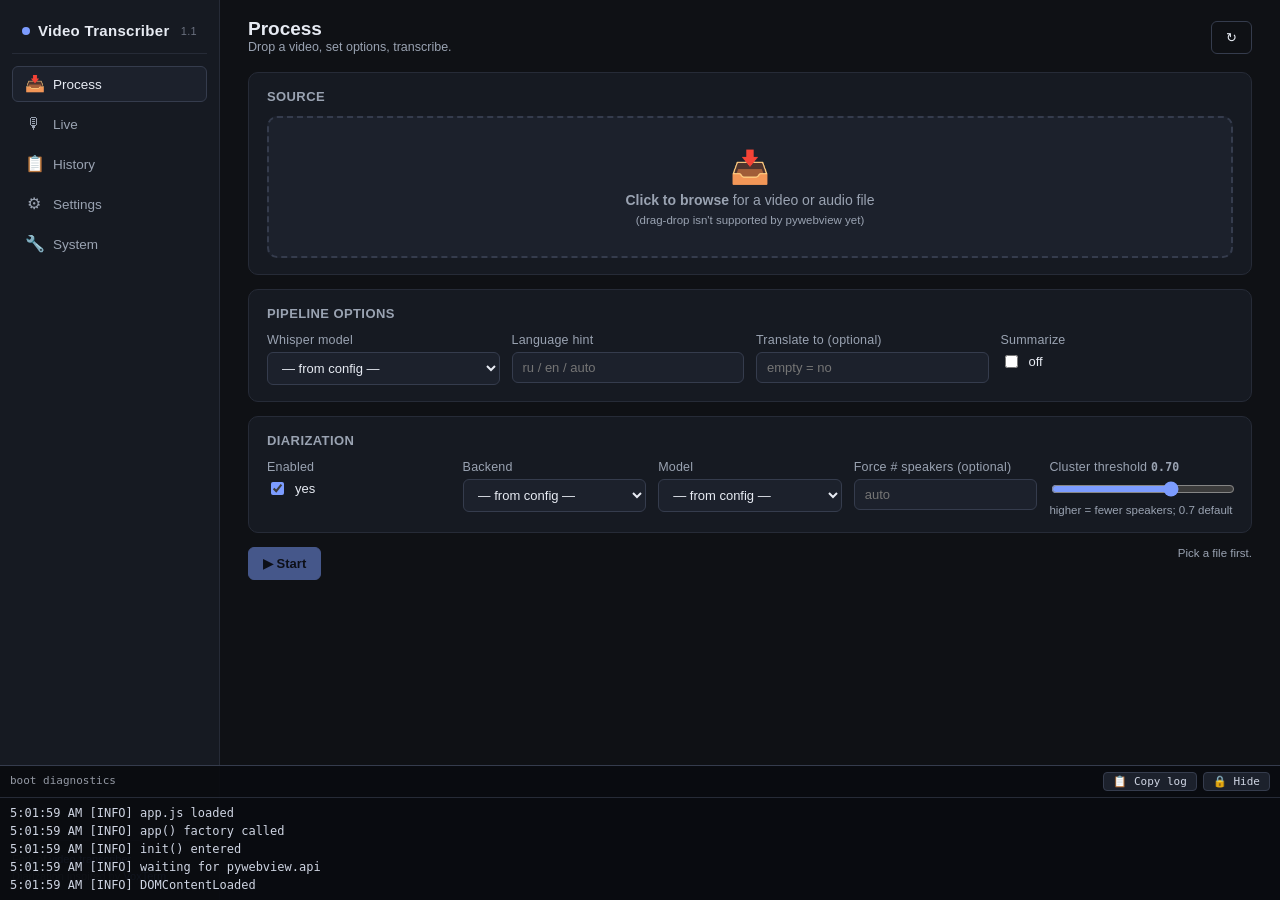
<file: src/video_transcriber/webui/static/index.html>
<!doctype html>
<html lang="en">
<head>
<meta charset="utf-8" />
<title>Video Transcriber</title>
<meta name="viewport" content="width=device-width, initial-scale=1" />
<link rel="stylesheet" href="./style.css" />
<script>
// ---------- visible boot diagnostics (runs before Alpine / app.js) ----------
window.__boot = [];
window.__bootState = { collapsed: false, hasErrors: false };

window.__expandBoot = function () {
  var w = document.getElementById("boot-wrap");
  var m = document.getElementById("boot-mini");
  if (w) w.style.display = "block";
  if (m) m.style.display = "none";
  window.__bootState.collapsed = false;
};
window.__collapseBoot = function () {
  var w = document.getElementById("boot-wrap");
  var m = document.getElementById("boot-mini");
  if (w) w.style.display = "none";
  if (m) m.style.display = "flex";
  window.__bootState.collapsed = true;
};

window.bootLog = function (msg, kind) {
  try {
    var b = (window.__boot = window.__boot || []);
    b.push({ t: Date.now(), msg: String(msg), kind: kind || "info" });
    var el = document.getElementById("boot-status");
    if (el) {
      var line = document.createElement("div");
      line.textContent =
        new Date().toLocaleTimeString() + " ["
        + (kind || "info").toUpperCase() + "] " + msg;
      if (kind === "err") line.style.color = "#ffb4b4";
      else if (kind === "ok") line.style.color = "#b6f0c2";
      el.appendChild(line);
      el.scrollTop = el.scrollHeight;
    }
    if (kind === "err") {
      window.__bootState.hasErrors = true;
      if (window.__expandBoot) window.__expandBoot();
    }
  } catch (e) { /* swallow */ }
};
window.addEventListener("error", function (e) {
  bootLog(
    "JS error: " + (e.message || "?") +
    " @ " + (e.filename || "?") + ":" + (e.lineno || "?"),
    "err"
  );
});
window.addEventListener("unhandledrejection", function (e) {
  bootLog("unhandled promise: " + (e.reason && e.reason.message || e.reason || "?"), "err");
});
window.addEventListener("DOMContentLoaded", function () {
  bootLog("DOMContentLoaded");
  // Auto-collapse after 4s if no errors.
  setTimeout(function () {
    if (!window.__bootState.hasErrors && !window.__bootState.collapsed) {
      window.__collapseBoot();
    }
  }, 4000);
});
window.addEventListener("pywebviewready", function () { bootLog("pywebviewready event", "ok"); });
bootLog("inline boot script ran");

window.copyBootLog = function (btn) {
  try {
    var lines = (window.__boot || []).map(function (e) {
      return new Date(e.t).toLocaleTimeString() + " [" + (e.kind || "info").toUpperCase() + "] " + e.msg;
    }).join("\n");
    navigator.clipboard.writeText(lines);
    if (btn) {
      var orig = btn.textContent;
      btn.textContent = "✓ Copied";
      setTimeout(function () { if (btn) btn.textContent = orig; }, 1200);
    }
  } catch (e) { /* swallow */ }
};
</script>
<script defer src="./app.js" onerror="bootLog('app.js failed to load','err')"></script>
<script defer src="./vendor/alpine.min.js" onerror="bootLog('alpine.min.js failed to load','err')"></script>
</head>
<body>
<!-- Collapsed pill (hidden by default; shown after auto-collapse). -->
<div id="boot-mini" onclick="window.__expandBoot()" style="display:none;position:fixed;right:14px;bottom:14px;z-index:99999;background:#1c212c;color:#cfd5e3;border:1px solid #353c4d;border-radius:18px;padding:6px 12px;font:12px/1 ui-monospace,Menlo,Consolas,monospace;cursor:pointer;align-items:center;gap:6px;box-shadow:0 4px 12px rgba(0,0,0,0.3);">
  🩺 diagnostics
</div>

<div id="boot-wrap" style="position:fixed;left:0;right:0;bottom:0;z-index:99999;background:rgba(10,12,16,0.95);border-top:1px solid #353c4d;font:12px/1.5 ui-monospace,Menlo,Consolas,monospace;color:#cfd5e3;">
  <div style="display:flex;justify-content:space-between;align-items:center;padding:6px 10px;border-bottom:1px solid #262b37;">
    <div style="opacity:0.7;font-size:11px;">boot diagnostics</div>
    <div style="display:flex;gap:6px;">
      <button onclick="copyBootLog(this)" style="background:#1c212c;color:#cfd5e3;border:1px solid #353c4d;padding:3px 9px;border-radius:4px;font:11px/1 ui-monospace,Menlo,Consolas,monospace;cursor:pointer;">📋 Copy log</button>
      <button onclick="window.__collapseBoot()" style="background:#1c212c;color:#cfd5e3;border:1px solid #353c4d;padding:3px 9px;border-radius:4px;font:11px/1 ui-monospace,Menlo,Consolas,monospace;cursor:pointer;">🔒 Hide</button>
    </div>
  </div>
  <div id="boot-status" style="max-height:180px;overflow:auto;padding:6px 10px;"></div>
</div>
<div class="app" x-data="app()" x-cloak>

  <!-- Sidebar -->
  <aside class="sidebar">
    <div class="brand">
      <span class="dot"></span> Video Transcriber
      <span class="ver" x-text="version"></span>
    </div>
    <template x-for="t in tabs" :key="t.id">
      <div class="nav-item" :class="{active: tab===t.id}" @click="tab=t.id">
        <span class="ico" x-text="t.icon"></span>
        <span x-text="t.label"></span>
      </div>
    </template>
    <div class="nav-spacer"></div>
    <div class="nav-foot">
      Fork of <a href="https://github.com/checkerup/video-transcriber" target="_blank">video-transcriber</a><br>
      Diarization inspired by
      <a href="https://github.com/dmarzzz/VoxTerm" target="_blank">VoxTerm</a>.
    </div>
  </aside>

  <!-- Main -->
  <section class="main">
    <header class="main-head">
      <div>
        <h1 x-text="activeTab().label"></h1>
        <div class="sub" x-text="activeTab().sub"></div>
      </div>
      <div class="gap-sm">
        <button class="btn ghost" @click="refreshAll()" title="Refresh">↻</button>
      </div>
    </header>

    <div class="main-body">

      <!-- ========== PROCESS tab ========== -->
      <div x-show="tab==='process'">
        <div class="card">
          <h2>Source</h2>
          <div class="dropzone"
               :class="{dragover: dragHot}"
               @click="pickFile()"
               @dragover.prevent="dragHot=true"
               @dragleave.prevent="dragHot=false"
               @drop.prevent="onDrop($event)">
            <div class="big">📥</div>
            <div><b>Click to browse</b> for a video or audio file</div>
            <div class="tiny muted" style="margin-top:6px">(drag-drop isn't supported by pywebview yet)</div>
            <div class="file" x-show="process.file" x-text="process.file"></div>
          </div>
        </div>

        <div class="card">
          <h2>Pipeline options</h2>
          <div class="row">
            <label class="field">
              <span class="lbl">Whisper model</span>
              <select x-model="process.model_size">
                <option value="">— from config —</option>
                <option>tiny</option><option>base</option><option>small</option>
                <option>medium</option><option>large-v3</option>
              </select>
            </label>
            <label class="field">
              <span class="lbl">Language hint</span>
              <input type="text" x-model="process.language" placeholder="ru / en / auto" />
            </label>
            <label class="field">
              <span class="lbl">Translate to (optional)</span>
              <input type="text" x-model="process.translate_to" placeholder="empty = no" />
            </label>
            <label class="field">
              <span class="lbl">Summarize</span>
              <label class="toggle" style="padding:0">
                <input type="checkbox" x-model="process.summarize" />
                <span x-text="process.summarize ? 'on (gemini)' : 'off'"></span>
              </label>
            </label>
          </div>
        </div>

        <div class="card">
          <h2>Diarization</h2>
          <div class="row">
            <label class="field">
              <span class="lbl">Enabled</span>
              <label class="toggle" style="padding:0">
                <input type="checkbox" x-model="process.diarize" />
                <span x-text="process.diarize ? 'yes' : 'no'"></span>
              </label>
            </label>
            <label class="field">
              <span class="lbl">Backend</span>
              <select x-model="process.diar_backend" :disabled="!process.diarize">
                <option value="">— from config —</option>
                <option value="voxterm">voxterm (offline)</option>
                <option value="pyannote">pyannote (HF token)</option>
              </select>
            </label>
            <label class="field">
              <span class="lbl">Model</span>
              <select x-model="process.diar_model" :disabled="!process.diarize">
                <option value="">— from config —</option>
                <option value="cam++">CAM++ (fast)</option>
                <option value="eres2net">ERes2NetV2 (accurate)</option>
              </select>
            </label>
            <label class="field">
              <span class="lbl">Force # speakers (optional)</span>
              <input type="number" min="1" max="50" x-model.number="process.num_speakers"
                     :disabled="!process.diarize" placeholder="auto" />
            </label>
            <label class="field">
              <span class="lbl">
                Cluster threshold
                <b class="mono tiny" x-text="(+process.cluster_threshold || 0.7).toFixed(2)"></b>
              </span>
              <input type="range" min="0.3" max="0.9" step="0.05"
                     x-model.number="process.cluster_threshold"
                     :disabled="!process.diarize" />
              <span class="tiny muted">higher = fewer speakers; 0.7 default</span>
            </label>
          </div>
        </div>

        <div class="btn-row">
          <button class="btn primary" @click="startProcess()"
                  :disabled="!process.file || activeJob">
            ▶ Start
          </button>
          <button class="btn danger" @click="cancelActive()"
                  x-show="activeJob && activeJob.status==='running'">
            ✕ Cancel
          </button>
          <span class="spacer"></span>
          <span class="muted tiny" x-show="!process.file">Pick a file first.</span>
        </div>

        <!-- Active job panel -->
        <template x-if="activeJob">
          <div class="card" style="margin-top:18px">
            <h2>
              Active job
              <span class="pill" :class="activeJob.status" x-text="activeJob.status"></span>
            </h2>
            <div class="mono tiny muted" x-text="activeJob.file_path"></div>
            <div class="progress" :class="{indeterminate: activeJob.progress<=0.01 && activeJob.status==='running'}">
              <div class="bar" :style="`width:${Math.max(0,Math.min(1,activeJob.progress))*100}%`"></div>
            </div>
            <div class="kv">
              <span>Stage: <b x-text="activeJob.stage || '—'"></b></span>
              <span>Progress: <b x-text="(activeJob.progress*100).toFixed(1)+'%'"></b></span>
              <span>Elapsed: <b x-text="activeJob.elapsed_human"></b></span>
              <span x-show="activeJob.eta_human">ETA: <b x-text="activeJob.eta_human"></b></span>
            </div>
            <div class="log" x-ref="log">
              <template x-for="(line, i) in activeJob.log_tail" :key="i">
                <div :class="{err: /ERROR|Traceback/.test(line)}" x-text="line"></div>
              </template>
            </div>
          </div>
        </template>
      </div>

      <!-- ========== LIVE tab ========== -->
      <div x-show="tab==='live'">
        <div class="card">
          <h2>Mode</h2>
          <div class="row">
            <template x-for="m in liveModes" :key="m.id">
              <label class="field">
                <span class="lbl" style="display:flex;align-items:center;gap:8px">
                  <input type="radio" :value="m.id" x-model="live.mode" :disabled="live.active"/>
                  <b x-text="m.label"></b>
                </span>
                <span class="tiny muted" x-text="m.hint"></span>
              </label>
            </template>
          </div>
        </div>

        <div class="btn-row">
          <button class="btn primary" @click="startLive()" :disabled="live.active">
            🔴 Start recording
          </button>
          <button class="btn danger" @click="stopLive()" x-show="live.active">
            ⏹ Stop &amp; transcribe
          </button>
          <span class="spacer"></span>
          <span class="muted tiny" x-show="live.active">
            Recording started at <b x-text="new Date(live.startedAt*1000).toLocaleTimeString()"></b>
          </span>
        </div>

        <div class="card" x-show="live.lastOutput">
          <h2>Last recording</h2>
          <div class="mono tiny" x-text="live.lastOutput"></div>
        </div>

        <!-- ===== Screen recorder (FFmpeg) ===== -->
        <div class="card" style="margin-top:18px">
          <h2>Screen recorder (FFmpeg)</h2>
          <div class="tiny muted" style="margin-bottom:10px">
            Direct FFmpeg screen capture with audio from your configured devices.
            Uses <code>screen_recorder.py</code> — separate from the Live recorder above.
          </div>
          <p>
            Status:
            <strong x-text="recorder.isRecording ? 'Recording…' : 'Idle'"></strong>
          </p>
          <p x-show="recorder.currentOutput" class="mono tiny muted">
            Output: <code x-text="recorder.currentOutput"></code>
          </p>
          <div class="btn-row">
            <button class="btn primary" @click="startRecorder()" :disabled="recorder.isRecording || recorder.busy">▶ Start recording</button>
            <button class="btn danger" @click="stopRecorder()" :disabled="!recorder.isRecording || recorder.busy">⏹ Stop</button>
            <span class="spacer"></span>
            <span class="tiny err" x-show="recorder.error" x-text="recorder.error"></span>
          </div>
        </div>
      </div>

      <!-- ========== HISTORY tab ========== -->
      <div x-show="tab==='history'">
        <div class="card">
          <h2>Past runs <span class="muted tiny" x-text="`(${history.length})`"></span></h2>
          <template x-if="history.length===0">
            <div class="muted tiny">No timing reports yet. Run something first.</div>
          </template>
          <template x-for="h in history" :key="h.name">
            <div class="history-item">
              <div>
                <div class="name" x-text="h.name"></div>
                <div class="meta">
                  <span>Processed in <b x-text="h.total_elapsed_human || '—'"></b></span>
                  <span x-show="h.speedup_vs_source">
                    · speedup <b x-text="h.speedup_vs_source.toFixed(2)+'×'"></b>
                  </span>
                  <span x-show="h.source_duration_seconds">
                    · source <b x-text="formatSec(h.source_duration_seconds)"></b>
                  </span>
                </div>
              </div>
              <button class="btn ghost" @click="openTranscript(h)">View</button>
              <button class="btn" @click="openRetag(h)">Retag…</button>
            </div>
          </template>
        </div>
      </div>

      <!-- ========== SETTINGS tab ========== -->
      <div x-show="tab==='settings'">
        <div class="card">
          <h2>Folders</h2>
          <div class="row">
            <label class="field" style="min-width:280px">
              <span class="lbl">Watch folder</span>
              <input type="text" :value="config?.watch?.folder || ''" readonly />
            </label>
            <label class="field" style="min-width:280px">
              <span class="lbl">Output folder</span>
              <input type="text" :value="config?.processing?.output_folder || ''" readonly />
            </label>
          </div>
          <div class="tiny muted" style="margin-top:8px">
            Edit values in the raw YAML below, then click Save.
          </div>
        </div>

        <!-- ===== AI / LLM card ===== -->
        <div class="card">
          <h2>AI / LLM (for summarization &amp; future LLM features)</h2>
          <div class="tiny muted" style="margin-bottom:10px">
            Pick a provider, paste an API key, and choose a model. The same settings drive
            transcript summarization and any future LLM-powered features.
          </div>
          <div class="row">
            <label class="field">
              <span class="lbl">Provider</span>
              <select x-model="settings.llm.provider">
                <option value="gemini">Gemini (Google)</option>
                <option value="openai">OpenAI</option>
                <option value="anthropic">Anthropic (Claude)</option>
                <option value="openrouter">OpenRouter</option>
                <option value="custom">Custom (OpenAI-compatible)</option>
              </select>
            </label>
            <label class="field">
              <span class="lbl">Model</span>
              <input type="text" x-model="settings.llm.model" placeholder="e.g. gemini-1.5-flash" />
            </label>
          </div>
          <div class="row">
            <label class="field grow">
              <span class="lbl">API key</span>
              <input type="password" x-model="settings.llm.api_key" placeholder="paste key, or leave empty to use env var" />
            </label>
            <label class="field" x-show="settings.llm.provider === 'custom'">
              <span class="lbl">API base URL</span>
              <input type="text" x-model="settings.llm.api_base" placeholder="https://your.endpoint/v1" />
            </label>
          </div>
          <div class="row">
            <label class="field">
              <span class="lbl">Temperature</span>
              <input type="number" step="0.05" min="0" max="2" x-model.number="settings.llm.temperature" />
            </label>
            <label class="field">
              <span class="lbl">Max output tokens</span>
              <input type="number" step="256" min="64" max="200000" x-model.number="settings.llm.max_output_tokens" />
            </label>
            <label class="field">
              <span class="lbl">Output language</span>
              <select x-model="settings.llm.language">
                <option value="auto">Auto (match transcript)</option>
                <option value="ru">Russian</option>
                <option value="en">English</option>
                <option value="zh">Chinese</option>
                <option value="es">Spanish</option>
                <option value="fr">French</option>
                <option value="de">German</option>
              </select>
            </label>
          </div>
          <label class="field" style="margin-top:10px">
            <span class="lbl">System prompt (optional)</span>
            <textarea rows="2" x-model="settings.llm.system_prompt" placeholder="e.g. You are a precise meeting summarizer..."></textarea>
          </label>
          <label class="field" style="margin-top:10px">
            <span class="lbl">User prompt (optional, use {text} for the transcript)</span>
            <textarea rows="4" x-model="settings.llm.prompt" placeholder="Leave empty for the built-in default"></textarea>
          </label>
          <div class="row" style="margin-top:10px">
            <button class="btn" @click="saveLLM()">💾 Save AI settings</button>
            <button class="btn ghost" @click="testLLM()" :disabled="!settings.llm.api_key && settings.llm.provider !== 'custom'">🧪 Test connection</button>
            <span class="tiny muted" x-show="settings.llm.savedAt"
                  x-text="`Saved ${new Date(settings.llm.savedAt).toLocaleTimeString()}`"></span>
            <span class="tiny" x-show="settings.llm.testResult"
                  :class="settings.llm.testResult && settings.llm.testResult.ok ? 'ok' : 'err'"
                  x-text="settings.llm.testResult ? settings.llm.testResult.msg : ''"></span>
          </div>
        </div>

        <!-- ===== Telegram card ===== -->
        <div class="card">
          <h2>Telegram</h2>
          <div class="row">
            <label class="field" style="min-width:280px">
              <span class="lbl">Bot token</span>
              <input type="password" autocomplete="off"
                     x-model="settings.tg.bot_token"
                     placeholder="123456:ABC…" />
            </label>
            <label class="field" style="min-width:200px">
              <span class="lbl">Chat ID</span>
              <input type="text" x-model="settings.tg.chat_id"
                     placeholder="-1001234567890" />
            </label>
          </div>

          <div class="field" style="margin-top:10px">
            <span class="lbl">Send transcript</span>
            <div class="row" style="gap:18px">
              <label class="radio">
                <input type="radio" value="file" x-model="settings.tg.send_transcript" />
                <span>📎 As file (default)</span>
              </label>
              <label class="radio">
                <input type="radio" value="text" x-model="settings.tg.send_transcript" />
                <span>💬 Inline text</span>
              </label>
              <label class="radio">
                <input type="radio" value="none" x-model="settings.tg.send_transcript" />
                <span>🚫 Don't send</span>
              </label>
            </div>
          </div>

          <div class="field" style="margin-top:10px">
            <span class="lbl">Also attach</span>
            <div class="row" style="gap:18px; flex-wrap:wrap">
              <label class="check">
                <input type="checkbox" x-model="settings.tg.send_summary_file" />
                <span>📖 Summary file</span>
              </label>
              <label class="check">
                <input type="checkbox" x-model="settings.tg.attach_audio" />
                <span>🎧 Audio</span>
              </label>
              <label class="check">
                <input type="checkbox" x-model="settings.tg.attach_video" />
                <span>🎬 Video</span>
              </label>
            </div>
            <div class="tiny muted" style="margin-top:6px">
              Heavy attachments are skipped automatically if they exceed Telegram's
              50 MB bot upload limit.
            </div>
          </div>

          <div class="btn-row" style="margin-top:14px">
            <button class="btn primary" @click="saveTelegram()">💾 Save Telegram</button>
            <button class="btn ghost" @click="testTelegram()">📤 Send test message</button>
            <span class="spacer"></span>
            <span class="tiny muted" x-show="settings.tg.savedAt"
                  x-text="`Saved ${new Date(settings.tg.savedAt).toLocaleTimeString()}`"></span>
            <span class="tiny" :class="settings.tg.testResult==='ok' ? 'ok' : 'err'"
                  x-show="settings.tg.testResult"
                  x-text="settings.tg.testResult==='ok' ? '✓ sent' : ('✗ ' + settings.tg.testResult)"></span>
          </div>
        </div>

        <!-- ===== Audio capture card ===== -->
        <div class="card">
          <h2>Audio capture (screen recorder)</h2>
          <div class="tiny muted" style="margin-bottom:10px">
            Controls what the <b>screen recorder</b> captures alongside the video.
            This is separate from the Live tab's <code>soundcard</code>-based recorder.
          </div>
          <div class="row">
            <label class="field">
              <span class="lbl">Audio mode</span>
              <select x-model="settings.audio.audio_mode">
                <option value="none">No audio (video only)</option>
                <option value="mic">Microphone only</option>
                <option value="system">System sound only</option>
                <option value="both">Mic + System (default)</option>
              </select>
            </label>
          </div>
          <div class="row" x-show="settings.audio.audio_mode==='mic' || settings.audio.audio_mode==='both'">
            <label class="field">
              <span class="lbl">Microphone</span>
              <select x-model="settings.audio.mic_device">
                <option value="">(OS default)</option>
                <template x-for="d in settings.audio.devices.mic" :key="d">
                  <option :value="d" x-text="d"></option>
                </template>
              </select>
            </label>
          </div>
          <div class="row" x-show="settings.audio.audio_mode==='system' || settings.audio.audio_mode==='both'">
            <label class="field">
              <span class="lbl">System / loopback device</span>
              <select x-model="settings.audio.system_device">
                <option value="">(OS default)</option>
                <template x-for="d in settings.audio.devices.system" :key="d">
                  <option :value="d" x-text="d"></option>
                </template>
              </select>
              <span class="tiny muted" x-show="settings.audio.devices.system.length===0">
                No loopback detected. On Windows enable <em>Sound → Recording → Stereo Mix</em>, then refresh.
              </span>
            </label>
          </div>
          <div class="btn-row" style="margin-top:10px">
            <button class="btn" @click="refreshAudioDevices()">↻ Refresh devices</button>
            <button class="btn primary" @click="saveAudio()">💾 Save audio settings</button>
            <span class="spacer"></span>
            <span class="tiny muted" x-show="settings.audio.savedAt"
                  x-text="`Saved ${new Date(settings.audio.savedAt).toLocaleTimeString()}`"></span>
            <span class="tiny err" x-show="settings.audio.error" x-text="settings.audio.error"></span>
          </div>
        </div>

        <div class="card">
          <h2>Raw config.yaml</h2>
          <textarea class="yaml" x-model="settings.yaml" spellcheck="false"></textarea>
          <div class="btn-row">
            <button class="btn primary" @click="saveYaml()">💾 Save</button>
            <button class="btn ghost" @click="reloadYaml()">↻ Reload from disk</button>
            <span class="spacer"></span>
            <span class="tiny muted" x-show="settings.savedAt"
                  x-text="`Saved ${new Date(settings.savedAt).toLocaleTimeString()}`"></span>
          </div>
        </div>
      </div>

      <!-- ========== SYSTEM tab ========== -->
      <div x-show="tab==='system'">
        <div class="card">
          <h2>Hardware</h2>
          <pre class="mono tiny" style="white-space:pre-wrap" x-text="JSON.stringify(hardware,null,2)"></pre>
        </div>
        <div class="card">
          <h2>Active job log</h2>
          <div class="log">
            <template x-for="(line, i) in logTail" :key="i">
              <div x-text="line"></div>
            </template>
            <div x-show="logTail.length===0" class="muted">No active job.</div>
          </div>
        </div>
      </div>

    </div>
  </section>

  <!-- Drawer: transcript / retag -->
  <template x-if="drawer.open">
    <div>
      <div class="drawer-bg" @click="drawer.open=false"></div>
      <div class="drawer">
        <div class="head">
          <div>
            <div class="mono tiny" x-text="drawer.name"></div>
            <div class="tiny muted" x-text="drawer.mode==='retag' ? 'Re-tag speakers' : 'Transcript'"></div>
          </div>
          <button class="btn ghost" @click="drawer.open=false">✕</button>
        </div>
        <div class="body">
          <!-- Retag mode -->
          <div x-show="drawer.mode==='retag'">
            <div class="card">
              <h2>Re-cluster speakers (no Whisper re-run)</h2>
              <div class="row">
                <label class="field">
                  <span class="lbl"># speakers (optional)</span>
                  <input type="number" min="1" max="50" x-model.number="drawer.num_speakers" placeholder="auto" />
                </label>
                <label class="field">
                  <span class="lbl">
                    Cluster threshold
                    <b class="mono tiny" x-text="(+drawer.cluster_threshold || 0.7).toFixed(2)"></b>
                  </span>
                  <input type="range" min="0.3" max="0.9" step="0.05"
                         x-model.number="drawer.cluster_threshold" />
                </label>
              </div>
              <div class="btn-row">
                <button class="btn primary" @click="runRetag()">▶ Run retag</button>
              </div>
            </div>
          </div>
          <!-- Transcript mode -->
          <div x-show="drawer.mode==='view'">
            <div class="gap-sm" style="margin-bottom:10px">
              <template x-for="p in drawer.transcripts" :key="p">
                <button class="btn ghost tiny" @click="loadTranscript(p)" x-text="basename(p)"></button>
              </template>
            </div>
            <pre class="transcript" x-text="drawer.transcript || '(empty)'"></pre>
          </div>
        </div>
      </div>
    </div>
  </template>

  <!-- Toasts -->
  <div class="toast-wrap">
    <template x-for="t in toasts" :key="t.id">
      <div class="toast" :class="t.kind" x-text="t.text"></div>
    </template>
  </div>

</div>
</body>
</html>
</file>
<file: src/video_transcriber/webui/static/style.css>
/* Video Transcriber GUI — hand-rolled CSS, no framework. */

/* Hide x-cloak elements until Alpine bootstraps. */
[x-cloak] { display: none !important; }

:root {
  --bg: #0f1115;
  --bg-elev: #161a22;
  --bg-elev-2: #1c212c;
  --border: #262b37;
  --border-strong: #353c4d;
  --fg: #e7ebf3;
  --fg-muted: #9aa3b2;
  --fg-dim: #6b7180;
  --accent: #7c9cff;
  --accent-strong: #5b7bf0;
  --ok: #5cd0a0;
  --warn: #f0b86d;
  --err: #f06d6d;
  --radius: 10px;
  --radius-sm: 6px;
  --font: -apple-system, BlinkMacSystemFont, "Segoe UI", Roboto, Inter,
          "Helvetica Neue", Arial, sans-serif;
  --mono: "JetBrains Mono", "Fira Code", Menlo, Consolas, monospace;
}

* { box-sizing: border-box; }
html, body {
  margin: 0; padding: 0;
  background: var(--bg);
  color: var(--fg);
  font-family: var(--font);
  font-size: 14px;
  height: 100%;
  overflow: hidden;
}
button { font-family: inherit; }
a { color: var(--accent); text-decoration: none; }
a:hover { text-decoration: underline; }

.app {
  display: grid;
  grid-template-columns: 220px 1fr;
  height: 100vh;
}

/* Sidebar */
.sidebar {
  background: var(--bg-elev);
  border-right: 1px solid var(--border);
  display: flex; flex-direction: column;
  padding: 16px 12px;
  gap: 4px;
}
.brand {
  font-weight: 600;
  letter-spacing: 0.3px;
  font-size: 15px;
  padding: 6px 10px 14px;
  display: flex; align-items: center; gap: 8px;
  border-bottom: 1px solid var(--border);
  margin-bottom: 8px;
}
.brand .dot { width: 8px; height: 8px; border-radius: 50%; background: var(--accent); }
.brand .ver { color: var(--fg-dim); font-size: 11px; font-weight: 500; margin-left: auto; }

.nav-item {
  display: flex; align-items: center; gap: 10px;
  padding: 9px 12px;
  border-radius: var(--radius-sm);
  cursor: pointer;
  color: var(--fg-muted);
  border: 1px solid transparent;
  user-select: none;
  font-size: 13.5px;
}
.nav-item:hover { background: var(--bg-elev-2); color: var(--fg); }
.nav-item.active {
  background: var(--bg-elev-2);
  color: var(--fg);
  border-color: var(--border-strong);
}
.nav-item .ico { font-size: 16px; line-height: 1; width: 18px; text-align: center; }
.nav-spacer { flex: 1; }
.nav-foot {
  border-top: 1px solid var(--border);
  padding-top: 10px;
  font-size: 11px;
  color: var(--fg-dim);
  line-height: 1.5;
}

/* Main */
.main {
  display: flex; flex-direction: column;
  overflow: hidden;
}
.main-head {
  padding: 18px 28px 0;
  display: flex; align-items: flex-end; justify-content: space-between;
}
.main-head h1 { margin: 0; font-size: 19px; font-weight: 600; }
.main-head .sub { color: var(--fg-muted); font-size: 12.5px; }
.main-body {
  flex: 1;
  overflow-y: auto;
  padding: 18px 28px 24px;
}

/* Cards / panels */
.card {
  background: var(--bg-elev);
  border: 1px solid var(--border);
  border-radius: var(--radius);
  padding: 16px 18px;
  margin-bottom: 14px;
}
.card h2 {
  margin: 0 0 12px;
  font-size: 13px;
  font-weight: 600;
  letter-spacing: 0.4px;
  text-transform: uppercase;
  color: var(--fg-muted);
}
.row { display: flex; gap: 12px; flex-wrap: wrap; }
.row > * { flex: 1; min-width: 0; }
.row.tight { gap: 8px; }

/* Drop zone */
.dropzone {
  border: 2px dashed var(--border-strong);
  border-radius: var(--radius);
  padding: 30px 20px;
  text-align: center;
  color: var(--fg-muted);
  background: var(--bg-elev-2);
  cursor: pointer;
  transition: background 0.15s, border-color 0.15s;
}
.dropzone:hover, .dropzone.dragover {
  border-color: var(--accent);
  color: var(--fg);
  background: rgba(124, 156, 255, 0.05);
}
.dropzone .big { font-size: 32px; margin-bottom: 6px; }
.dropzone .file { color: var(--fg); margin-top: 8px; font-family: var(--mono); font-size: 12.5px; }

/* Form controls */
label.field {
  display: flex; flex-direction: column;
  gap: 5px;
  font-size: 12.5px;
  color: var(--fg-muted);
  min-width: 140px;
}
label.field span.lbl { font-weight: 500; letter-spacing: 0.2px; }
label.field input[type=text], label.field input[type=number],
label.field select, label.field textarea {
  background: var(--bg-elev-2);
  color: var(--fg);
  border: 1px solid var(--border-strong);
  border-radius: var(--radius-sm);
  padding: 7px 10px;
  font-size: 13px;
  font-family: inherit;
  outline: none;
}
label.field input:focus, label.field select:focus, label.field textarea:focus {
  border-color: var(--accent);
}
label.toggle {
  display: flex; align-items: center; gap: 8px;
  cursor: pointer;
  font-size: 13px;
  color: var(--fg);
  padding: 6px 0;
}
label.toggle input { accent-color: var(--accent); }
input[type=range] { accent-color: var(--accent); width: 100%; }

textarea.yaml {
  width: 100%; min-height: 360px;
  font-family: var(--mono); font-size: 12.5px;
  white-space: pre; overflow: auto;
  background: #0b0d12;
  color: var(--fg);
  border: 1px solid var(--border-strong);
  border-radius: var(--radius-sm);
  padding: 10px;
}

/* Buttons */
.btn {
  display: inline-flex; align-items: center; gap: 6px;
  background: var(--bg-elev-2);
  color: var(--fg);
  border: 1px solid var(--border-strong);
  border-radius: var(--radius-sm);
  padding: 8px 14px;
  font-size: 13px;
  font-weight: 500;
  cursor: pointer;
  transition: background 0.12s, border-color 0.12s;
}
.btn:hover { background: #232938; }
.btn:disabled { opacity: 0.5; cursor: not-allowed; }
.btn.primary {
  background: var(--accent);
  color: #0b0e1a;
  border-color: var(--accent);
  font-weight: 600;
}
.btn.primary:hover { background: var(--accent-strong); }
.btn.danger { color: var(--err); border-color: rgba(240,109,109,0.4); }
.btn.danger:hover { background: rgba(240,109,109,0.08); }
.btn.ghost { background: transparent; }
.btn-row { display: flex; gap: 8px; flex-wrap: wrap; margin-top: 12px; }

/* Progress */
.progress {
  height: 8px;
  background: var(--bg-elev-2);
  border-radius: 4px;
  overflow: hidden;
  margin: 8px 0;
}
.progress .bar {
  height: 100%;
  background: linear-gradient(90deg, var(--accent), var(--accent-strong));
  transition: width 0.3s ease;
}
.progress.indeterminate .bar {
  width: 30% !important;
  animation: indeterminate 1.4s ease-in-out infinite;
}
@keyframes indeterminate {
  0% { transform: translateX(-100%); }
  100% { transform: translateX(360%); }
}
.kv { display: flex; gap: 18px; flex-wrap: wrap; color: var(--fg-muted); font-size: 12.5px; }
.kv b { color: var(--fg); font-weight: 500; }

/* Status pills */
.pill {
  display: inline-block;
  padding: 2px 8px; border-radius: 999px;
  font-size: 11px; font-weight: 600; letter-spacing: 0.5px; text-transform: uppercase;
}
.pill.queued { background: #2a2f3d; color: var(--fg-muted); }
.pill.running { background: rgba(124,156,255,0.18); color: var(--accent); }
.pill.done { background: rgba(92,208,160,0.15); color: var(--ok); }
.pill.failed { background: rgba(240,109,109,0.15); color: var(--err); }
.pill.cancelled { background: #2a2f3d; color: var(--fg-dim); }

/* History list */
.history-item {
  display: grid;
  grid-template-columns: 1fr auto auto;
  gap: 14px;
  align-items: center;
  padding: 12px 14px;
  background: var(--bg-elev);
  border: 1px solid var(--border);
  border-radius: var(--radius-sm);
  margin-bottom: 8px;
}
.history-item .name { font-family: var(--mono); font-size: 12.5px; color: var(--fg); }
.history-item .meta { color: var(--fg-muted); font-size: 11.5px; margin-top: 3px; }

/* Log panel */
.log {
  background: #0b0d12;
  border: 1px solid var(--border);
  border-radius: var(--radius-sm);
  padding: 10px 12px;
  font-family: var(--mono); font-size: 11.5px;
  height: 220px; overflow-y: auto;
  color: var(--fg-muted);
  white-space: pre-wrap;
}
.log div { line-height: 1.4; }
.log .err { color: var(--err); }

/* Modal / drawer */
.drawer-bg {
  position: fixed; inset: 0;
  background: rgba(0,0,0,0.55);
  z-index: 10;
}
.drawer {
  position: fixed; top: 0; right: 0; bottom: 0;
  width: min(720px, 90vw);
  background: var(--bg-elev);
  border-left: 1px solid var(--border);
  z-index: 11;
  display: flex; flex-direction: column;
}
.drawer .head {
  padding: 14px 18px;
  border-bottom: 1px solid var(--border);
  display: flex; justify-content: space-between; align-items: center;
}
.drawer .body { flex: 1; overflow: auto; padding: 16px 18px; }
.drawer pre.transcript {
  white-space: pre-wrap;
  word-break: break-word;
  background: #0b0d12;
  padding: 12px;
  border-radius: var(--radius-sm);
  font-family: var(--mono);
  font-size: 12px;
  line-height: 1.55;
  border: 1px solid var(--border);
}

/* Toast */
.toast-wrap {
  position: fixed; bottom: 20px; right: 20px; z-index: 20;
  display: flex; flex-direction: column; gap: 8px;
}
.toast {
  background: var(--bg-elev);
  border: 1px solid var(--border-strong);
  border-left: 3px solid var(--accent);
  border-radius: var(--radius-sm);
  padding: 10px 14px;
  font-size: 13px;
  max-width: 360px;
}
.toast.err { border-left-color: var(--err); }
.toast.ok { border-left-color: var(--ok); }

/* Utility */
.muted { color: var(--fg-muted); }
.tiny { font-size: 11.5px; }
.mono { font-family: var(--mono); }
.gap-sm { display: flex; gap: 8px; }
.spacer { flex: 1; }
.hidden { display: none !important; }

/* radio / checkbox inline labels (Settings → Telegram card) */
.radio, .check {
  display: inline-flex;
  align-items: center;
  gap: 6px;
  cursor: pointer;
  color: var(--fg);
  user-select: none;
}
.radio input[type="radio"],
.check input[type="checkbox"] {
  margin: 0;
  accent-color: var(--accent);
}
.tiny.ok  { color: var(--ok); }
.tiny.err { color: var(--err); }
input[type="password"] { /* match text input styles */ }
/* ===================== Responsive ===================== */

/* Wide screens: keep sidebar fixed, lots of breathing room */
@media (min-width: 1400px) {
  .app { grid-template-columns: 260px 1fr; }
  .main-head, .main-body { padding-left: 32px; padding-right: 32px; }
}

/* Tablet / smaller laptop: shrink sidebar */
@media (max-width: 1100px) {
  .app { grid-template-columns: 200px 1fr; }
  .main-head, .main-body { padding-left: 18px; padding-right: 18px; }
  .nav-item .hint { display: none; }
}

/* Narrow window: sidebar collapses to a top bar with icons + labels */
@media (max-width: 860px) {
  .app {
    grid-template-columns: 1fr;
    grid-template-rows: auto 1fr;
  }
  .sidebar {
    flex-direction: row;
    align-items: center;
    height: auto;
    padding: 8px 12px;
    border-right: none;
    border-bottom: 1px solid var(--border);
    gap: 4px;
    overflow-x: auto;
  }
  .brand { margin-right: 12px; flex-shrink: 0; }
  .nav-item {
    padding: 6px 10px;
    flex-shrink: 0;
    font-size: 13px;
  }
  .nav-item .hint, .nav-spacer, .nav-foot { display: none; }
  .main-head, .main-body { padding-left: 14px; padding-right: 14px; }
}

/* Tight mobile-ish */
@media (max-width: 560px) {
  .row { flex-direction: column; gap: 8px; }
  .card { padding: 12px; }
  .main-head h1 { font-size: 16px; }
  .main-head { padding-top: 12px; padding-bottom: 8px; }
  .btn-row { flex-direction: column; }
  .btn-row .btn { width: 100%; }
}

/* Boot diag bar should never push main content on tiny screens */
@media (max-height: 600px) {
  #boot-log { max-height: 140px !important; }
}
</file>
